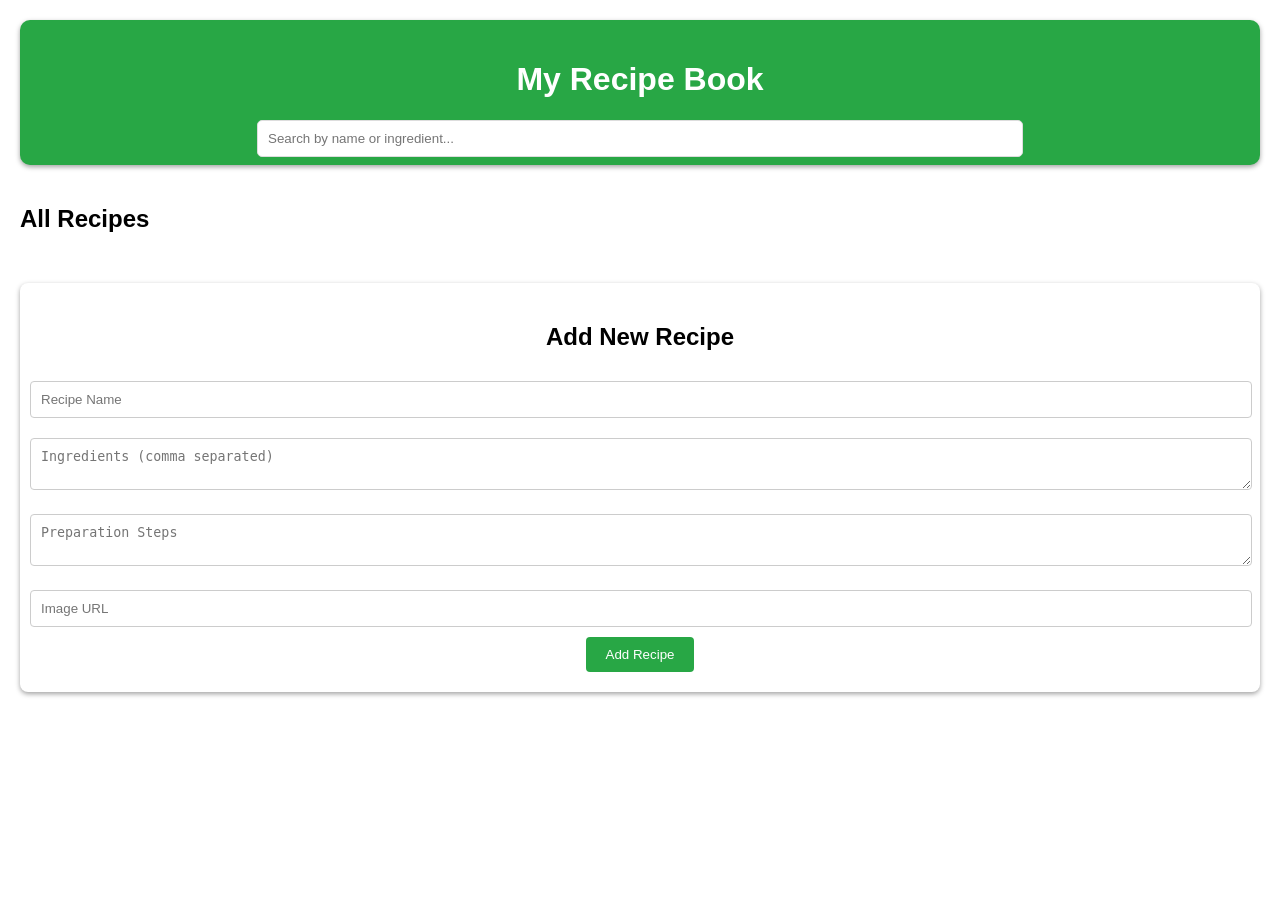
<file: Recipe Book/WebPage.html>
<!DOCTYPE html>
<html lang="en">
<head>
    <meta charset="UTF-8">
    <meta name="viewport" content="width=device-width, initial-scale=1.0">
    <title>RECIPE BOOK</title>
    <link rel="stylesheet" href="WPStyle.css"></link>
</head>
<body>
    <header>
        <h1>My Recipe Book</h1>
        <input type="text" id="searchInput" placeholder="Search by name or ingredient..." onkeyup="searchRecipes()">
    </header>

    <main>
        <section id="recipe-list-section">
            <h2>All Recipes</h2>
            <div id="recipeList" class="recipe-grid"></div>
        </section>

         <section id="add-recipe">
            <h2>Add New Recipe</h2>
            <form id="recipeForm">
                <input type="text" id="recipeName" placeholder="Recipe Name" required>
                <textarea id="ingredients" placeholder="Ingredients (comma separated)" required></textarea>
                <textarea id="steps" placeholder="Preparation Steps" required></textarea>
                <input type="text" id="imageUrl" placeholder="Image URL">
                <button type="submit">Add Recipe</button>
            </form>
        </section>
    </main>

    <div id="recipeModal" class="modal">
        <div class="modal-content">
            <span class="close" onclick="closeModal()">&times;</span>
            <div id="modalDetails"></div>
        </div>
    </div>

    <script src="WPScript.js"></script>
</body>
</html>
</file>
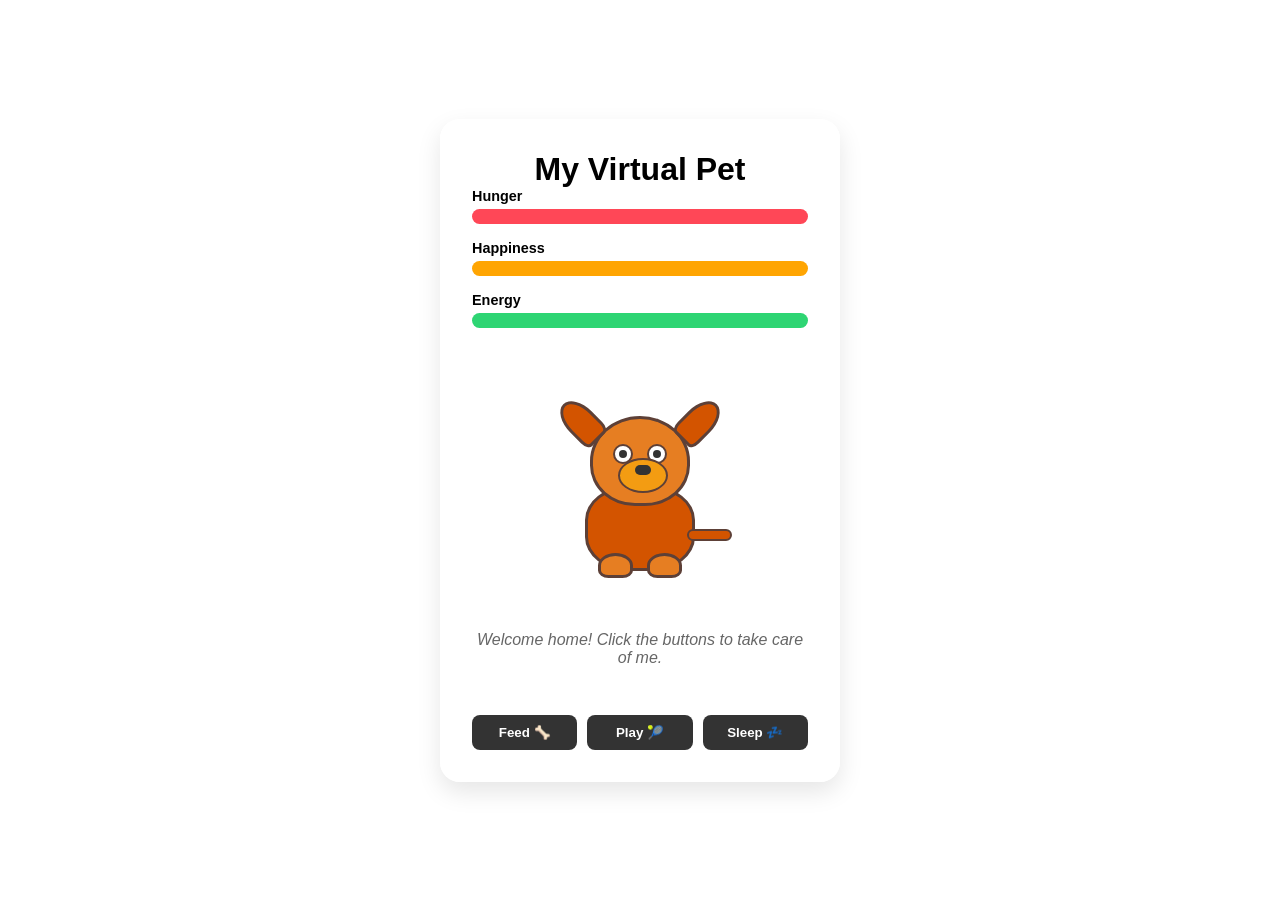
<file: VPS Folder/VPSweb.html>
<!DOCTYPE html>
<html lang="en">
<head>
    <meta charset="UTF-8">
    <meta name="viewport" content="width=device-width, initial-scale=1.0">
    <title>Virtual Pet Simulator</title>
    <link rel="stylesheet" href="VPstyle.css">
</head>
<body>
    <div class="game-container">
        <header>
            <h1>My Virtual Pet</h1>
        </header>

        <div class="stats-container">
            <div class="stat">
                <label>Hunger</label>
                <div class="progress-bar"><div id="hunger-bar" class="fill"></div></div>
            </div>
            <div class="stat">
                <label>Happiness</label>
                <div class="progress-bar"><div id="happiness-bar" class="fill"></div></div>
            </div>
            <div class="stat">
                <label>Energy</label>
                <div class="progress-bar"><div id="energy-bar" class="fill"></div></div>
            </div>
        </div>

       <div id="pet-container" class="pet-neutral">
    <div class="dog-unified">
        <div class="tears">
            <div class="tear left"></div>
            <div class="tear right"></div>
        </div>

        <div class="dog-head">
            <div class="ear-l"></div>
            <div class="ear-r"></div>
            <div class="face">
                <div class="eye-l"><div class="pupil"></div></div>
                <div class="eye-r"><div class="pupil"></div></div>
                <div class="snout">
                    <div class="nose"></div>
                    <div class="tongue"></div>
                </div>
            </div>
        </div>

        <div class="dog-body">
            <div class="chest"></div>
            <div class="paw-l"></div>
            <div class="paw-r"></div>
            <div class="tail"></div>
        </div>
    </div>
    <p id="pet-message">Ready to play! 🐾</p>
</div>

        <div class="controls">
            <button onclick="feedPet()">Feed 🦴</button>
            <button onclick="playPet()">Play 🎾</button>
            <button onclick="sleepPet()">Sleep 💤</button>
        </div>
    </div>
    <script src="VPlogics.js"></script>
</body>
</html>
</file>
<file: Recipe Book/WPStyle.css>
body { 
    font-family: Arial, sans-serif;
    margin: 0; 
    padding: 20px;
    background-image: url('https://in.pinterest.com/pin/gallery-for-food-emoji-wallpaper-500x500--825073594212022828/');
    background-size: cover;
    background-repeat: no-repeat;
    background-position: center;
    background-attachment: fixed;
}

header { 
    text-align: center;
    color: white;
    padding-top: 20px;
    margin-bottom: 40px; 
    background-color: #28a745;
    border-radius: 10px;
    height: 125px;
    box-shadow: 0 2px 5px rgba(0, 0, 0, 0.368);
}

#searchInput { 
    padding: 10px; 
    width: 60%; 
    border-radius: 5px; 
    border: 1px solid #ddd; 
}

#add-recipe { 
    background: white; 
    padding: 20px; 
    border-radius: 8px; 
    margin-top: 30px; 
    box-shadow: 0 2px 5px rgba(0, 0, 0, 0.368);
    text-align: center;
}

form input, form textarea { 
    width: 100%; 
    padding: 10px;
    margin: 10px -10px; 
    border: 1px solid #ccc; 
    border-radius: 4px; 
}

button { 
    background: #28a745; 
    color: white; 
    padding: 10px 20px; 
    border: none; 
    cursor: pointer; 
    border-radius: 4px;
}

.recipe-grid { 
    display: grid; 
    grid-template-columns: 
    repeat(auto-fill, minmax(200px, 1fr)); 
    gap: 20px; 
}

.recipe-card {
    background: white; 
    padding: 15px; 
    border-radius: 8px; 
    cursor: pointer; 
    text-align: center; 
    box-shadow: 0 2px 4px rgba(0, 0, 0, 0.368); 
}

.recipe-card img { 
    max-width: 100%; 
    border-radius: 5px; 
    height: 150px; 
    object-fit: cover; 
}

/* Modal Styles */

.modal { 
    display: none; 
    position: fixed; 
    z-index: 1; 
    left: 0; 
    top: 0; 
    width: 100%; 
    height: 100%; 
    background: rgba(0,0,0,0.5); 
}

.modal-content { 
    background: white; 
    margin: 2% auto; 
    padding: 30px; 
    width: 90%;
    max-width: 1000px;
    max-height: 95vh;
    overflow-y: auto;
    border-radius: 15px; 
    margin-bottom: 50px;
    box-shadow: 0 5px 30px rgba(0, 0, 0, 0.3);
}

#modalDetails ol {
    text-align: left;
    padding-left: 20px;
    line-height: 1.6; 
}

#modalDetails li {
    margin-bottom: 10px; 
    color: #333;
}

.close { 
    float: right;
    position: absolute;
    right: 20px;
    top: 10px; 
    font-size: 28px; 
    cursor: pointer; 
}

.delete-btn {
    background-color: #dc3545;
    color: white;
    border: none;
    padding: 5px 10px;
    border-radius: 4px;
    cursor: pointer;
    font-size: 0.8rem;
}

.delete-btn:hover {
    background-color: #c82333;
}
</file>
<file: VPS Folder/VPstyle.css>
:root {
    --bg-color: #f0f4f8;
    --bg-overlay: rgba(255, 255, 255, 0.85);
    --panel-color: #ffffff;
    --primary-text: #333;
    --hunger-color: #ff4757;
    --happiness-color: #ffa502;
    --energy-color: #2ed573;
    --button-hover: #57606f;
}

* {
    box-sizing: border-box;
    margin: 0;
    padding: 0;
    font-family: 'Segoe UI', Tahoma, Geneva, Verdana, sans-serif;
}

body {
    background-image: url('https://static.vecteezy.com/system/resources/thumbnails/015/238/792/small/abstract-animal-head-background-design-with-pattern-composition-trendy-wallpaper-for-creative-project-and-print-design-vector.jpg'); 
    background-size: cover;
    background-position: center;
    background-attachment: fixed;
    display: flex;
    justify-content: center;
    align-items: center;
    min-height: 100vh;
}

.game-container {
    background: var(--bg-overlay);
    backdrop-filter: blur(10px);
    padding: 2rem;
    border-radius: 20px;
    box-shadow: 0 10px 25px rgba(0,0,0,0.1);
    width: 100%;
    max-width: 400px;
    text-align: center;
}

.stats-container {
    margin-bottom: 2rem;
}

.stat {
    margin-bottom: 1rem;
    text-align: left;
}

.stat label {
    font-weight: bold;
    font-size: 0.9rem;
    display: block;
    margin-bottom: 5px;
}

.progress-bar {
    background: #e0e0e0;
    border-radius: 10px;
    height: 15px;
    overflow: hidden;
}

.fill {
    height: 100%;
    width: 100%; /* JS will change this */
    transition: width 0.3s ease-in-out;
}

#hunger-bar { background-color: var(--hunger-color); }
#happiness-bar { background-color: var(--happiness-color); }
#energy-bar { background-color: var(--energy-color); }

#pet-container {
    margin: 3rem 0;
    position: relative;
    display: flex;
    flex-direction: column;
    align-items: center;
}

/* Base Pet Shape */
.pet-character {
    width: 100px;
    height: 100px;
    background-color: #ffbe76;
    border-radius: 50% 50% 45% 45%;
    border: 4px solid #333;
    position: relative;
    transition: transform 0.3s ease, background-color 0.5s ease;
    animation: idleFloat 3s infinite ease-in-out;
}

/* Eyes */
.pet-character::before, .pet-character::after {
    content: '';
    position: absolute;
    top: 35%;
    width: 12px;
    height: 12px;
    background: #333;
    border-radius: 50%;
}
.pet-character::before { left: 25%; }
.pet-character::after { right: 25%; }

/* Idle Animation */
@keyframes idleFloat {
    0%, 100% { transform: translateY(0); }
    50% { transform: translateY(-10px); }
}

/* Happy State */
.pet-happy .pet-character {
    background-color: #f9ca24;
    transform: scale(1.1);
}

/* Sad State */
.pet-sad .pet-character {
    background-color: #95afc0;
    filter: grayscale(0.5);
}

/* Sleeping State */
.pet-sleep .pet-character {
    transform: scale(0.9);
    opacity: 0.7;
}

.controls {
    display: flex;
    justify-content: space-around;
    gap: 10px;
}

button {
    padding: 10px 15px;
    border: none;
    border-radius: 8px;
    background-color: #333;
    color: white;
    font-weight: bold;
    cursor: pointer;
    transition: transform 0.1s, background-color 0.2s;
    flex: 1;
}

button:hover {
    background-color: var(--button-hover);
    transform: translateY(-2px);
}

button:active {
    transform: translateY(0);
}

#pet-message {
    margin-top: 15px;
    font-style: italic;
    color: #666;
}

.dog-unified {
    position: relative;
    width: 160px;
    height: 200px;
    margin: 20px auto;
}

/* Head Positioning */
.dog-head {
    position: absolute;
    top: 20px;
    left: 30px;
    width: 100px;
    height: 90px;
    background: #e67e22;
    border-radius: 50% 50% 45% 45%;
    border: 3px solid #5d4037;
    z-index: 10;
}

/* Detailed Eyes & Snout */
.face { 
    position: relative; 
    width: 100%; 
    height: 100%; 
}

.eye-l, .eye-r {
    position: absolute; 
    top: 25px; 
    width: 20px; 
    height: 20px;
    background: white; 
    border-radius: 50%; 
    border: 2px solid #5d4037;
}
.eye-l { left: 20px; } .eye-r { right: 20px; }

.pupil { width: 8px; 
    height: 8px; 
    background: #333; 
    border-radius: 50%; 
    margin: 4px auto; 
}

.snout {
    position: absolute; bottom: 10px; left: 25px; width: 50px; height: 35px;
    background: #f39c12; border-radius: 50%; border: 2px solid #5d4037;
}
.nose { width: 16px; height: 10px; background: #333; border-radius: 5px; margin: 5px auto; }

/* The Body */
.dog-body {
    position: absolute;
    top: 90px; left: 25px; width: 110px; height: 85px;
    background: #d35400; border-radius: 40%; border: 3px solid #5d4037;
    z-index: 5;
}

/* Ears - Attached to the Head */
.ear-l, .ear-r {
    position: absolute;
    top: -15px; 
    width: 30px;
    height: 50px;
    background: #d35400; /* Slightly darker than head */
    border: 3px solid #5d4037;
    border-radius: 50% 50% 20% 20%;
    z-index: -1; /* Tucks behind the head background */
    transition: transform 0.3s ease-in-out;
}
.ear-l { left: -20px; transform: rotate(-35deg); }
.ear-r { right: -20px; transform: rotate(35deg); }

/* Paws - Attached to the Body */
.paw-l, .paw-r {
    position: absolute;
    bottom: -10px;
    width: 35px;
    height: 25px;
    background: #e67e22;
    border: 3px solid #5d4037;
    border-radius: 50% 50% 30% 30%;
    z-index: 6;
}
.paw-l { left: 10px; }
.paw-r { right: 10px; }

/* Animations and States */
.tail {
   position: absolute;
    top: 40px;
    right: -40px;
    width: 45px;
    height: 12px;
    background: #d35400;
    border: 2px solid #5d4037;
    border-radius: 20px;
    transform-origin: left center;
    z-index: -2;
    animation: wag 0.6s infinite alternate ease-in-out;
}

/* Tail Wag Animation Logic */
@keyframes wag {
    0% { transform: rotate(-10deg); }
    100% { transform: rotate(30deg); }
}

/* Hunger = 0: Crying State */
.tear {
    position: absolute; 
    width: 10px; 
    height: 10px; 
    background: #3498db;
    border-radius: 0 50% 50% 50%; 
    transform: rotate(45deg); 
    opacity: 0;
    z-index: 15; 
    top: 50px;
}
.tear.left { left: 55px; } .tear.right { right: 55px; }

@keyframes cry {
    0% { transform: translateY(0) rotate(45deg); opacity: 1; }
    100% { transform: translateY(50px) rotate(45deg); opacity: 0; }
}

.pet-happy .tail {
    animation-duration: 0.2s;
}

.pet-starving .tear { animation: cry 1s infinite; }
.pet-starving .tail { animation: none; transform: rotate(45deg); }

.pet-happy .ear-l { transform: rotate(-45deg) translateY(-10px); }
.pet-happy .ear-r { transform: rotate(45deg) translateY(-10px); }
.pet-happy .tail { animation: wag 0.2s infinite alternate; }

/* Starving/Sad State: Droopy ears and no wagging */
.pet-sad .ear-l, .pet-starving .ear-l { transform: rotate(-10deg) translateY(10px); }
.pet-sad .ear-r, .pet-starving .ear-r { transform: rotate(10deg) translateY(10px); }
.pet-sad .tail, .pet-starving .tail { animation: none; transform: rotate(70deg); }
</file>
